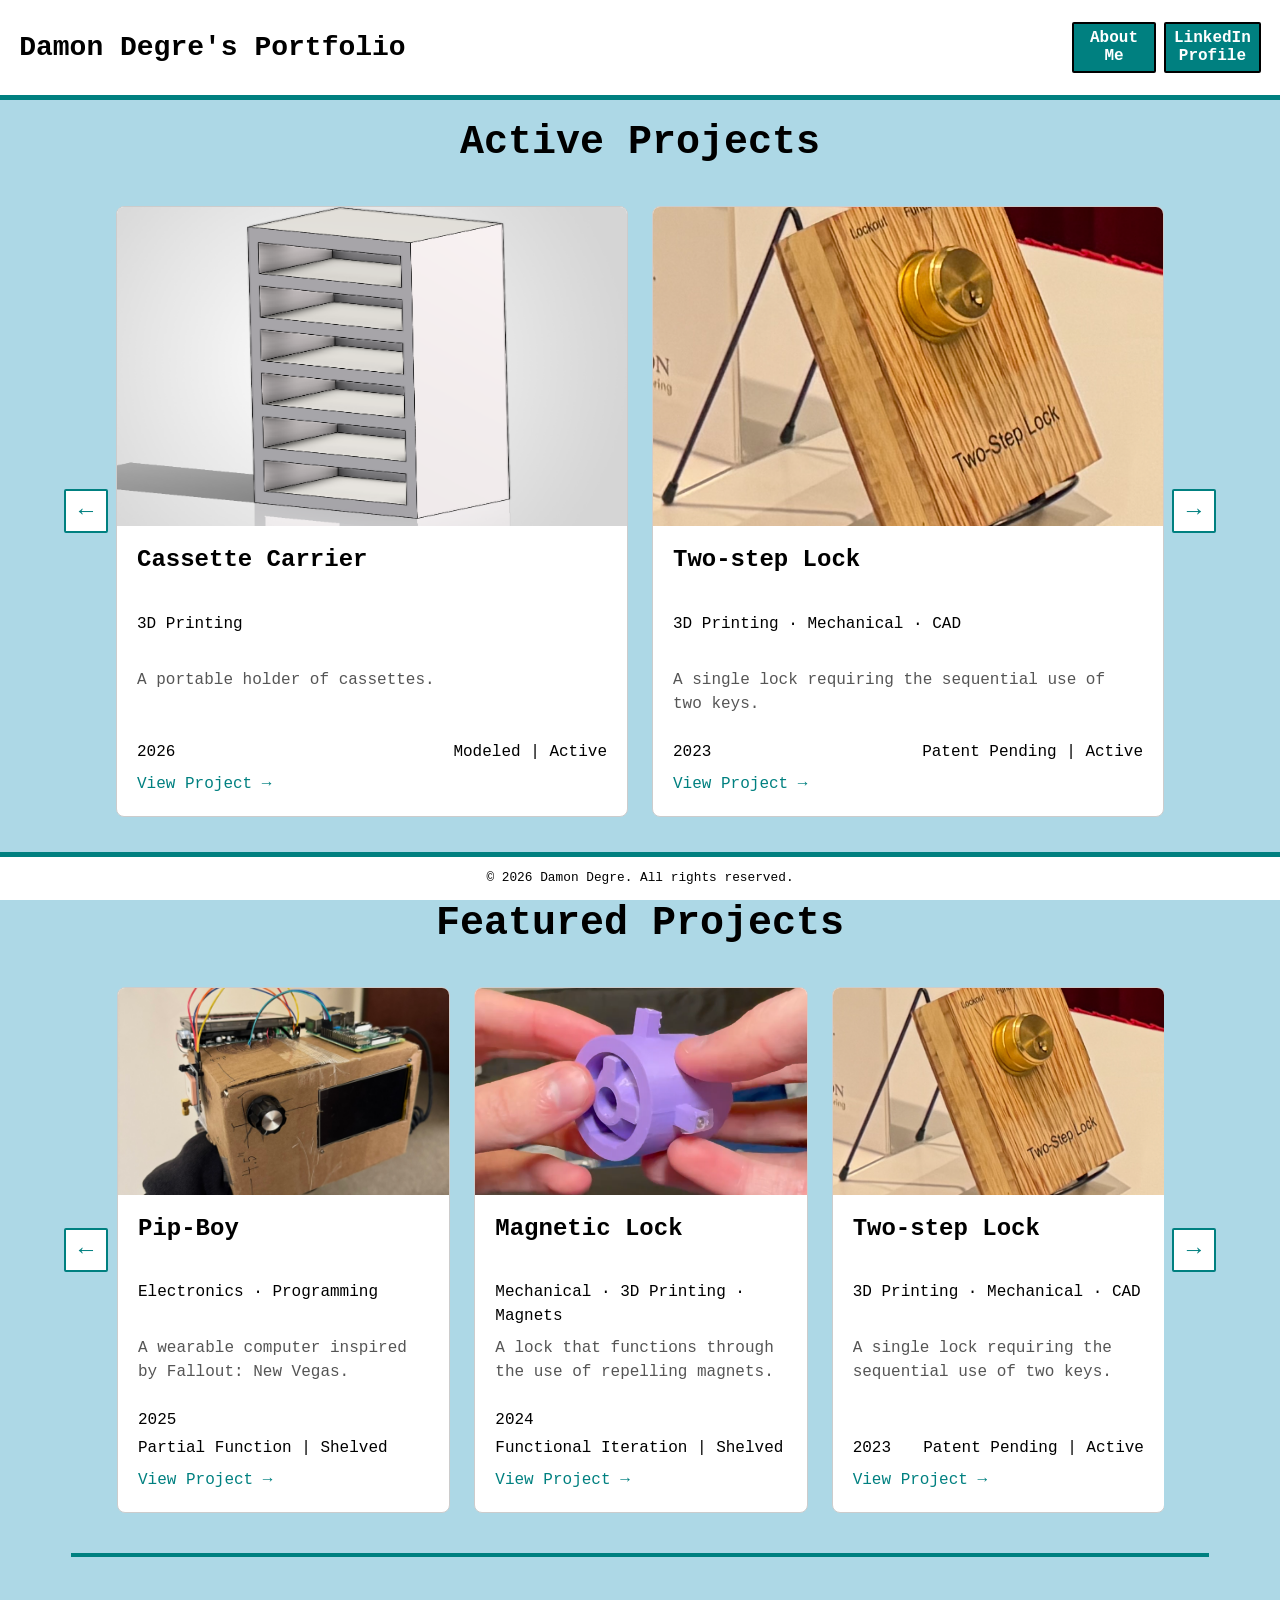
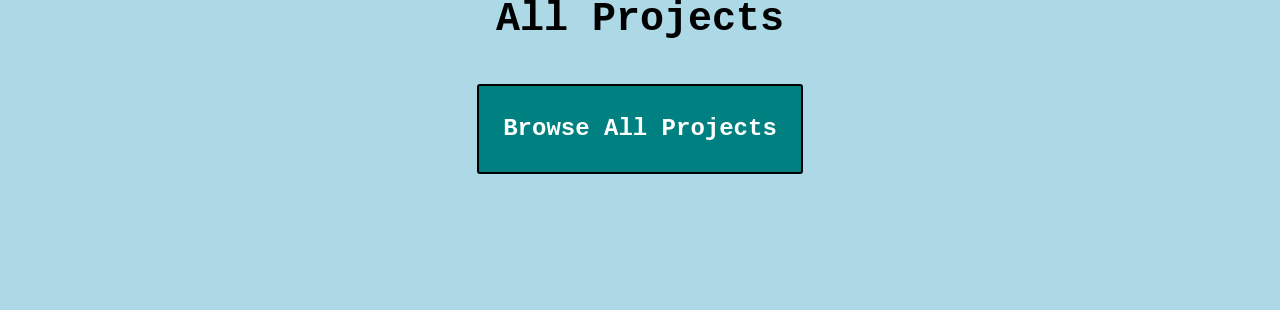
<file: index.html>
<!DOCTYPE html>
<html>
<head>
  <title>Damon Degre</title>
  <link rel="stylesheet" href="style.css">
  <meta name="viewport" content="width=device-width, initial-scale=1">
  <meta charset="UTF-8">
</head>
<body>

<div id="site-header"></div>

<hr/>

<br>
<br>

<h2>Active Projects</h2>

<div class="featured-carousel" id="active-project-carousel" data-status-term="Active" role="region" aria-label="Active projects">
    <button class="carousel-control" id="active-projects-previous" type="button" aria-label="Previous active project" title="Previous active project" disabled>&larr;</button>
    <div class="project-carousel-track" id="active-projects"></div>
    <button class="carousel-control" id="active-projects-next" type="button" aria-label="Next active project" title="Next active project" disabled>&rarr;</button>
</div>

<hr/>

<section>
    <h2>Featured Projects</h2>

  <div class="featured-carousel" role="region" aria-label="Featured projects">
    <button class="carousel-control" id="projects-previous" type="button" aria-label="Previous project" title="Previous project" disabled>&larr;</button>
    <div class="project-carousel-track" id="featured-projects"></div>
    <button class="carousel-control" id="projects-next" type="button" aria-label="Next project" title="Next project">&rarr;</button>
  </div>
</section>

<hr/>

<h2>All Projects</h2>

<a href="projects.html" class="button1">Browse All Projects</a>

<div id="site-footer"></div>

<script src="site-chrome.js"></script>
<script src="project-data.js"></script>
<script src="project-cards.js"></script>
<script src="main.js"></script>
</body>
</html>
</file>
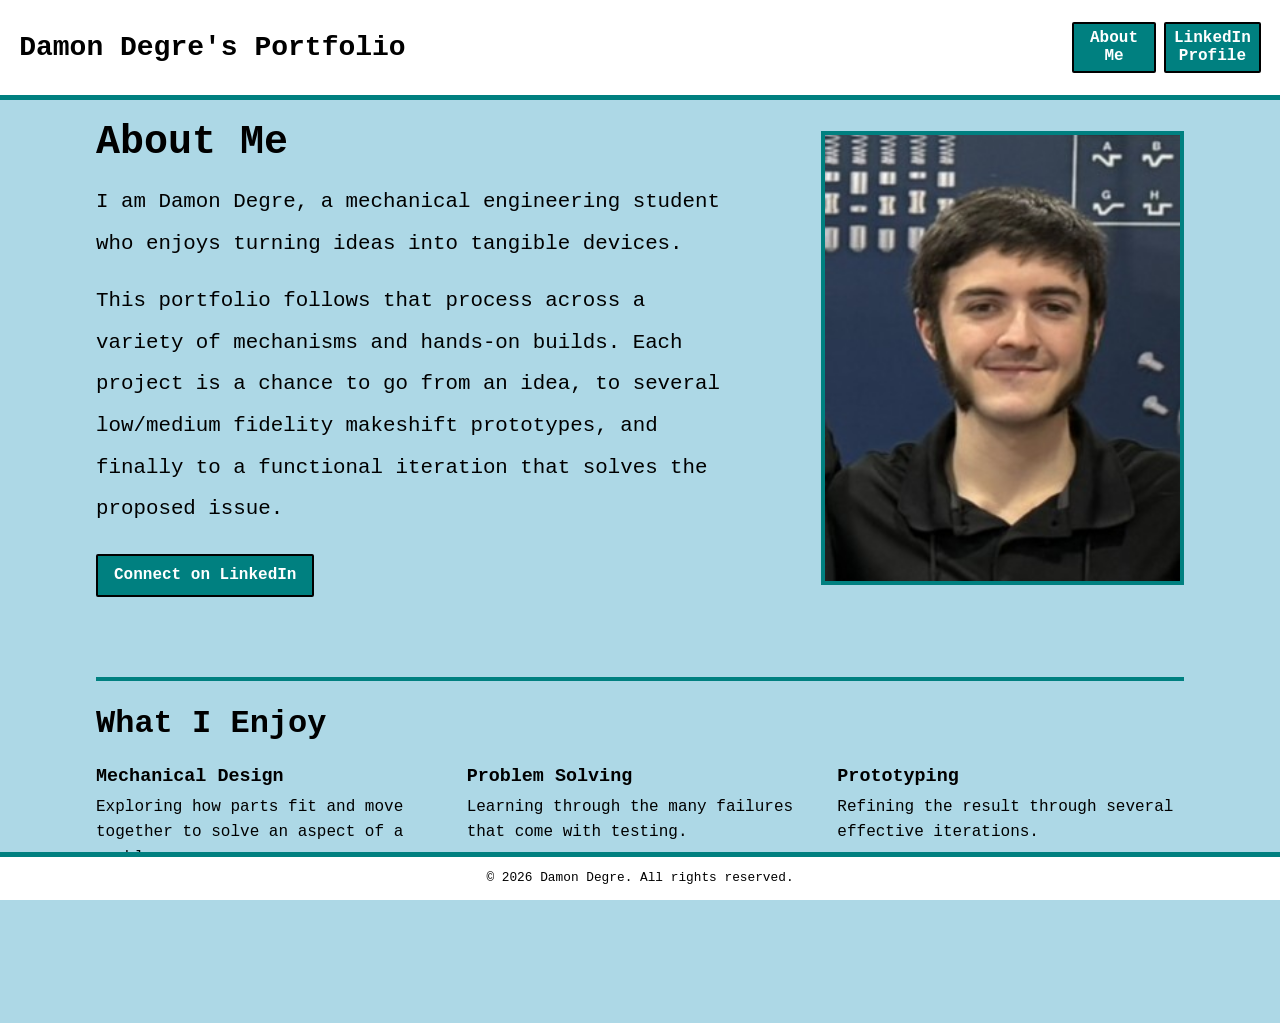
<file: about.html>
<!DOCTYPE html>
<html lang="en">
<head>
    <meta charset="UTF-8">
    <meta name="viewport" content="width=device-width, initial-scale=1">
    <title>About Me | Damon Degre</title>
    <link rel="stylesheet" href="style.css?v=about">
</head>
<body>

<div id="site-header"></div>

<main class="about-page">
    <section class="about-intro" aria-labelledby="about-title">
        <div>
            <h1 id="about-title">About Me</h1>
            <p>I am Damon Degre, a mechanical engineering student who enjoys turning ideas into tangible devices. 
                <br>
            </p>
            <p>This portfolio follows that process across a variety of mechanisms and hands-on builds. 
                Each project is a chance to go from an idea, to several low/medium fidelity makeshift prototypes, and finally to a functional iteration that solves the proposed issue.</p>
            <a class="about-link" href="https://www.linkedin.com/in/damon-degre-078812272/">Connect on LinkedIn</a>
        </div>
        <figure class="about-portrait">
            <img class="about-portrait-frame" src="images/me.JPEG" alt="Portrait of Damon Degre">
        </figure>
    </section>

    <section class="about-section" aria-labelledby="about-focus-title">
        <h2 id="about-focus-title">What I Enjoy</h2>
        <div class="about-focus-grid">
            <div>
                <h3>Mechanical Design</h3>
                <p>Exploring how parts fit and move together to solve an aspect of a problem.</p>
            </div>
            <div>
                <h3>Problem Solving</h3>
                <p>Learning through the many failures that come with testing.</p>
            </div>
            <div>
                <h3>Prototyping</h3>
                <p>Refining the result through several effective iterations.</p>
            </div>
        </div>
    </section>
</main>

<div id="site-footer"></div>

<script src="site-chrome.js"></script>
</body>
</html>
</file>
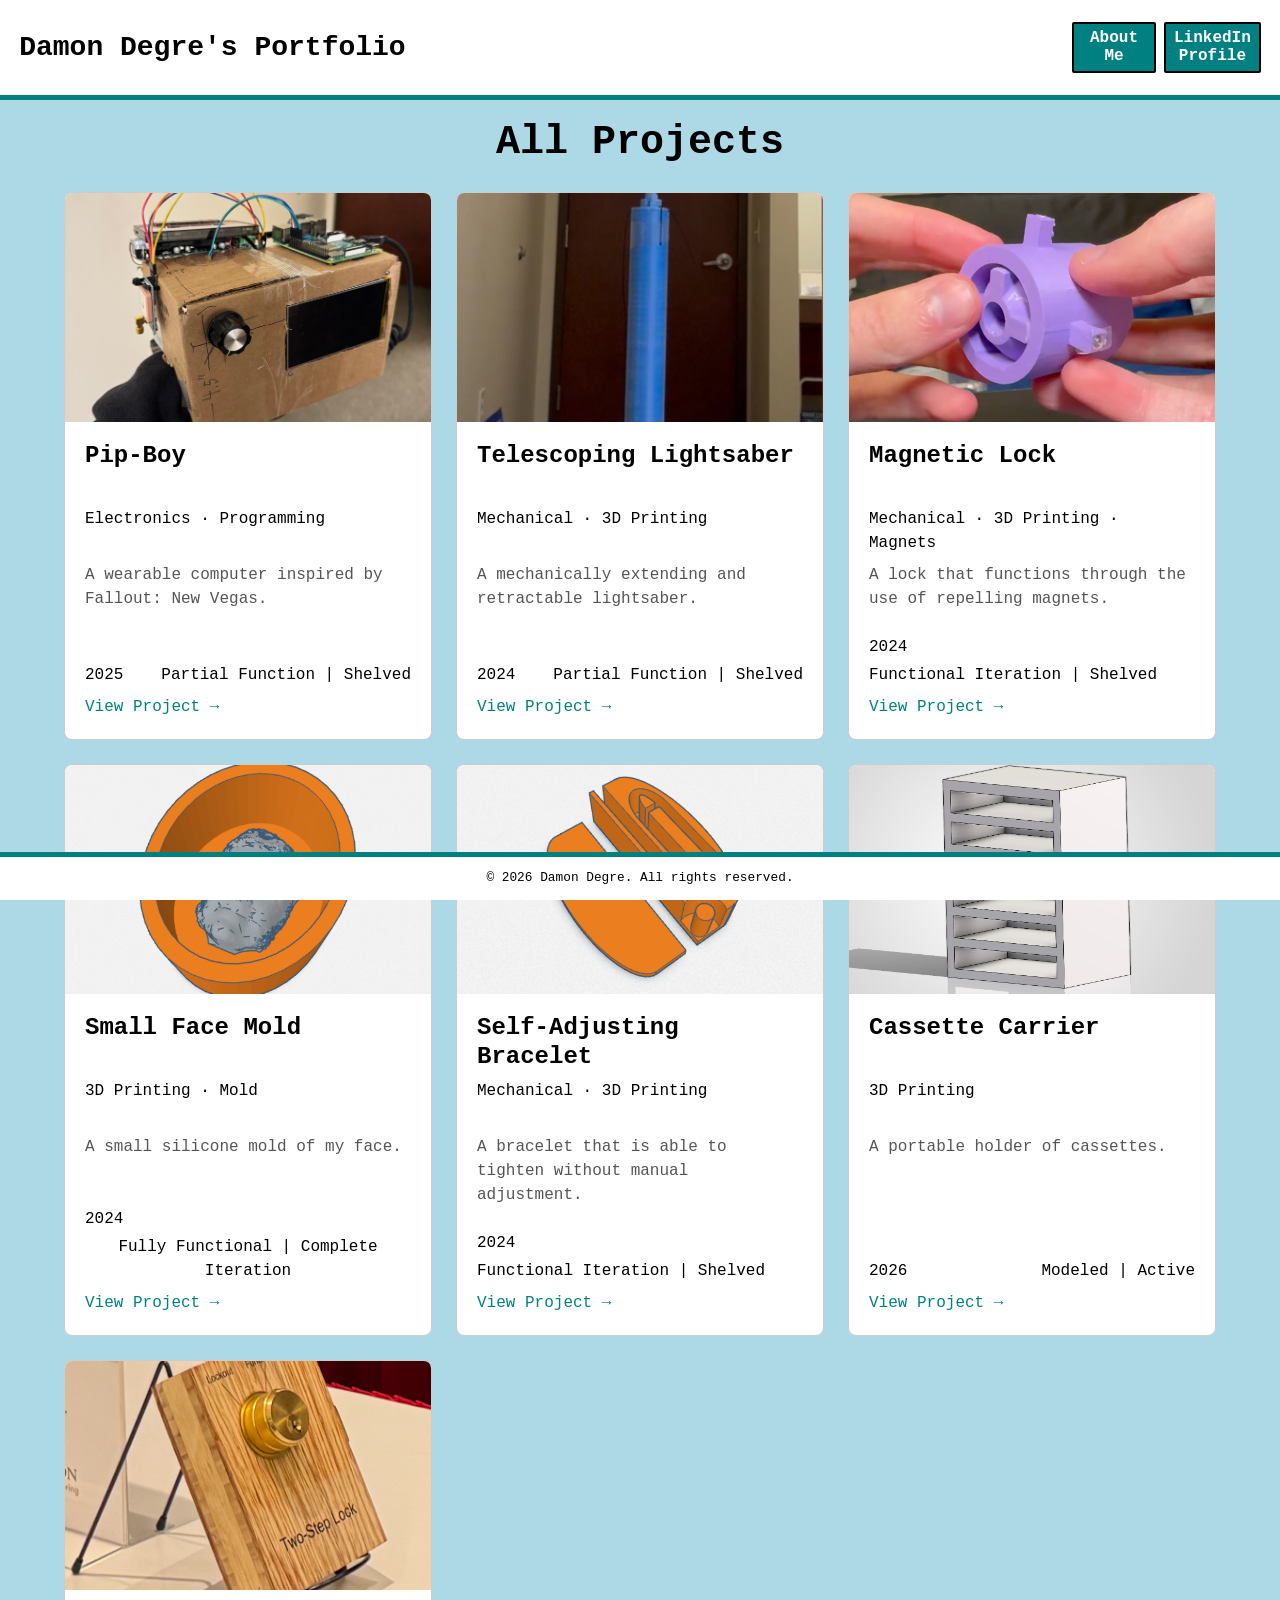
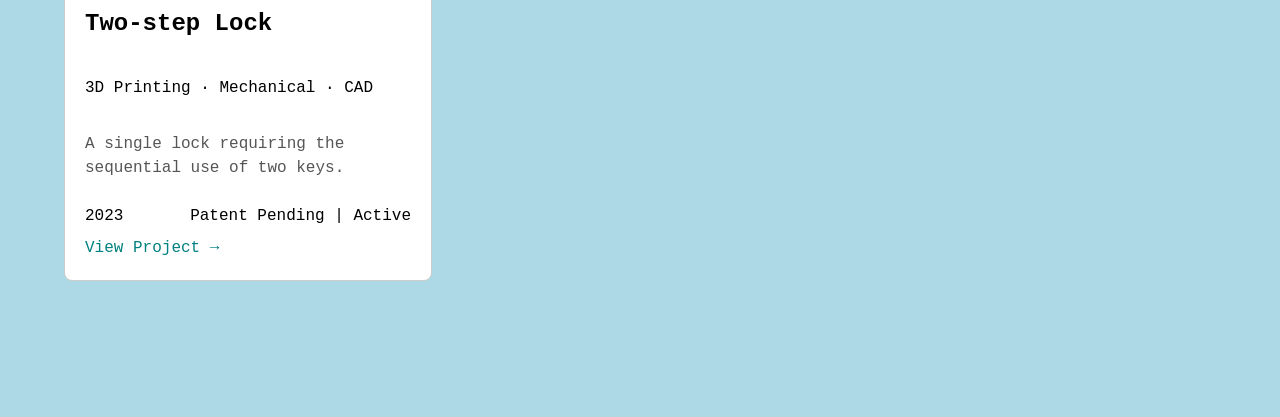
<file: projects.html>
<!DOCTYPE html>
<html lang="en">
<head>
    <meta charset="UTF-8">
    <meta name="viewport" content="width=device-width, initial-scale=1">
    <title>All Projects | Damon Degre</title>
    <link rel="stylesheet" href="style.css">
</head>
<body>

<div id="site-header"></div>

<main class="all-projects-page">
    <h1>All Projects</h1>
    <section id="all-projects-grid" class="all-projects-grid" aria-label="All projects"></section>
</main>

<div id="site-footer"></div>

<script src="site-chrome.js"></script>
<script src="project-data.js"></script>
<script src="project-cards.js"></script>
<script src="projects-page.js"></script>
</body>
</html>
</file>
<file: style.css>
.fixed-header {
    position: fixed;
    top: 0;
    left: 0;
    width: 100%;
    height: clamp(4.5rem, 10vw, 6.25rem);
    padding: 0.5rem clamp(0.35rem, 1.5vw, 1.5rem);
    box-sizing: border-box;
    display: flex;
    align-items: center;
    justify-content: space-between;
    background-color: white;
    color: black;
    z-index: 1000;
    flex-wrap: nowrap;
    gap: 0.5rem;
    font-size: clamp(0.75rem, 2.5vw, 2rem);
    line-height: 1.25;
    font-family: "Courier New", monospace;
    border-bottom: 5px solid teal;
    font-weight: bold;
}

.fixed-footer {
    position: fixed;
    bottom: 0;
    left: 0;
    width: 100%;
    height: clamp(1rem, 4vw, 3rem);
    min-height: clamp(0.5rem, 2vw, 2rem);
    padding: 0.65rem 1rem;
    box-sizing: border-box;
    display: flex;
    align-items: center;
    justify-content: center;
    background-color: white;
    color: black;
    z-index: 1000;
    flex-wrap: wrap;
    gap: 0.5rem 1rem;
    font-size: clamp(0.25rem, 1vw, 0.75rem);
    line-height: 1;
    font-family: "Courier New", monospace;
    border-top: 5px solid teal;
}

.fixed-footer p {
    margin: 0;
    line-height: 1;
    font-size: clamp(0.65rem, 1vw, 0.85rem);
}

.header-title {
    min-width: 0;
    flex: 0 1 auto;
    overflow-wrap: anywhere;
    font-size: clamp(0.75rem, 2.5vw, 1.75rem);
    font-weight: bold;
    color: black;
}

.header-links {
    display: flex;
    flex: 1 1 0;
    min-width: 0;
    align-items: center;
    justify-content: flex-start;
    flex-direction: row-reverse;
    flex-wrap: nowrap;
    gap: clamp(0.15rem, 0.8vw, 0.5rem);
    overflow-x: auto;
}

.button {
    flex: 0 0 clamp(3.75rem, 5vw, 5rem);
    background-color: teal;
    color: white;
    padding: clamp(0.1rem, 1vw, 0.4rem) clamp(0.15rem, 0.75vw, 0.5rem);
    font-size: clamp(0.6rem, 2vw, 1rem);
    line-height: 1.1;
    text-align: center;
    white-space: normal;
    overflow-wrap: normal;
    word-break: normal;
    border-radius: 2px;
    border: 2px solid black;
}

.button1 {
    background-color: teal;
    color: white;
    padding: clamp(0.3rem, 2vw, 0.7rem) clamp(0.5rem, 4vw, 1.5rem);
    min-width: clamp(10rem, 16vw, 14rem);
    min-height: clamp(3.5rem, 5vw, 4.5rem);
    display: flex;
    align-items: center;
    justify-content: center;
    font-size: clamp(1.1rem, 2.5vw, 1.5rem);
    font-weight: bold;
    border-radius: 3px;
    border: 2px solid black;
    width: fit-content;
    margin: 2rem auto;
}

body {
    background-color: lightblue;
    font-family: "Georgia", "Courier New", monospace;
    padding-bottom: 6rem;
}

h1 {
    font-size: clamp(1.75rem, 5vw, 2.5rem);
    margin-top: 0;
    text-align: center;
    padding-top: 7rem;
}

h2 {
    font-size: clamp(1.75rem, 5vw, 2.5rem);
    margin-top: 0;
    text-align: center;
    padding-bottom: 0.5rem;
}

p {
    font-size: clamp(1rem, 2.5vw, 1.3rem);
    line-height: 2;
}

a {
    text-decoration: none;
}

hr,
#project-page hr {
    width: 90%;
    margin: 2.5rem auto;
    height : 4px;
    background-color: teal;
    border: none;
}

.featured-carousel {
    --project-card-gap: clamp(1rem, 2vw, 1.5rem);
    width: min(calc(100% - 2rem), 72rem);
    margin-inline: auto;
    display: grid;
    grid-template-columns: 2.75rem minmax(0, 1fr) 2.75rem;
    align-items: center;
    gap: 0.5rem;
}

.project-carousel-track {
    min-width: 0;
    display: flex;
    gap: var(--project-card-gap);
    overflow-x: auto;
    overscroll-behavior-x: contain;
    scroll-snap-type: x mandatory;
    scrollbar-width: none;
}

.project-carousel-track::-webkit-scrollbar {
    display: none;
}

.project-carousel-track[data-card-count="1"] .project-card {
    flex-basis: 100%;
}

.project-carousel-track[data-card-count="2"] .project-card {
    flex-basis: calc((100% - var(--project-card-gap)) / 2);
}

.carousel-empty {
    flex: 0 0 100%;
    margin: 0;
    padding: 1rem;
    text-align: center;
}

.carousel-control {
    width: 2.75rem;
    aspect-ratio: 1;
    display: grid;
    place-items: center;
    padding: 0;
    border: 2px solid teal;
    border-radius: 2px;
    background: white;
    color: teal;
    font: inherit;
    font-size: 1.5rem;
    cursor: pointer;
}

.carousel-control:hover:not(:disabled) {
    background: teal;
    color: white;
}

.carousel-control:disabled {
    opacity: 0.4;
    cursor: not-allowed;
}

.project-card {
    flex: 0 0 calc((100% - var(--project-card-gap) - var(--project-card-gap)) / 3);
    min-width: 0;
    box-sizing: border-box;
    display: flex;
    flex-direction: column;
    border: 1px solid #ccc;
    border-radius: 8px;
    overflow: hidden;
    background: white;
    scroll-snap-align: start;
}

@media (max-width: 900px) {
    .project-card {
        flex-basis: calc((100% - var(--project-card-gap)) / 2);
    }
}

@media (max-width: 600px) {
    .project-card,
    .project-carousel-track[data-card-count="2"] .project-card {
        flex-basis: 100%;
    }
}

.all-projects-page {
    padding-bottom: 2rem;
}

.all-projects-grid {
    width: min(calc(100% - 2rem), 72rem);
    margin: 0 auto;
    display: grid;
    grid-template-columns: repeat(auto-fill, minmax(min(100%, 17rem), 1fr));
    align-items: stretch;
    gap: clamp(1rem, 2vw, 1.5rem);
}

.project-image {
    width: 100%;
    aspect-ratio: 16 / 10;
    object-fit: cover;
    display: block;
}

#project-image {
    display: block;
    width: min(90%, 48rem);
    aspect-ratio: 16 / 12;
    object-fit: cover;
    margin: 1rem auto;
    border-radius: 8px;
    border: 4px solid teal;
}

.project-detail-meta {
    display: flex;
    flex-direction: column;
    align-items: center;
    gap: 0.25rem;
    margin-bottom: 1rem;
    text-align: center;
}

.project-detail-meta p {
    margin: 0;
    font-size: clamp(1.15rem, 2vw, 1.5rem);
    line-height: 1.3;
}

.project-list-detail {
    margin-block: 1rem;
    font-size: clamp(1rem, 2.5vw, 1.3rem);
    line-height: 2;
}

.project-detail-list {
    margin: 0.35rem 0 0;
    padding-left: 1.5rem;
    line-height: inherit;
}

.project-detail-list li + li {
    margin-top: 0.2rem;
}

.project-info {
    display: flex;
    flex: 1;
    flex-direction: column;
    padding: clamp(0.875rem, 2.5vw, 1.25rem);
}

.project-info h3 {
    margin: 0 0 0.5rem;
    min-height: 2.4em;
    font-size: clamp(1.15rem, 2vw, 1.5rem);
    line-height: 1.2;
    overflow-wrap: anywhere;
    display: -webkit-box;
    -webkit-box-orient: vertical;
    line-clamp: 2;
    -webkit-line-clamp: 2;
    overflow: hidden;
}

.project-categories,
.project-description {
    font-size: clamp(0.875rem, 1.5vw, 1rem);
    line-height: 1.5;
    overflow-wrap: anywhere;
}

.project-categories {
    display: -webkit-box;
    min-height: 3em;
    margin: 0 0 0.5rem;
    -webkit-box-orient: vertical;
    line-clamp: 2;
    -webkit-line-clamp: 2;
    overflow: hidden;
}

.project-description {
    display: -webkit-box;
    min-height: 4.5em;
    margin: 0;
    -webkit-box-orient: vertical;
    line-clamp: 3;
    -webkit-line-clamp: 3;
    overflow: hidden;
}

.project-meta {
    font-size: clamp(0.875rem, 1.5vw, 1rem);
    min-height: 1.5em;
    margin-top: auto;
    text-align: center;
    line-height: 1.5;
    overflow-wrap: anywhere;
    display: flex;
    align-items: center;
    flex-wrap: wrap;
    justify-content: space-between;
    gap: 0.25rem 0.75rem;
}

.project-description {
    color: #555;
}

.project-link {
    display: inline-block;
    min-height: 1.5em;
    margin-top: 0.5rem;
    font-size: clamp(0.875rem, 1.5vw, 1rem);
    line-height: 1.5;
    color: teal;
}

.project-link:visited {
    color: teal;
}

#project-log {
    margin-block: 1em;
    font-size: clamp(1rem, 2.5vw, 1.3rem);
    line-height: 2;
    white-space: pre-wrap;
}

.project-log-media {
    margin: 1rem 0;
}

.project-log-media img,
.project-log-media video {
    display: block;
    width: min(100%, 48rem);
    max-height: 65vh;
    height: auto;
    object-fit: contain;
    margin-inline: auto;
}

.project-log-media iframe {
    display: block;
    width: min(100%, 48rem);
    aspect-ratio: 16 / 9;
    border: 0;
    margin-inline: auto;
}

.project-year {
    font-size: clamp(0.8rem, 1.3vw, 0.9rem);
    color: #888;
}

.about-page {
    width: min(calc(100% - 2rem), 68rem);
    margin: 0 auto;
    padding: 7rem 0 2rem;
}

.about-intro {
    display: grid;
    grid-template-columns: minmax(0, 1.4fr) minmax(13rem, 0.8fr);
    align-items: center;
    gap: clamp(2rem, 7vw, 6rem);
}

.about-page h1 {
    padding-top: 0;
    margin: 0 0 1rem;
    text-align: left;
}

.about-page h2 {
    margin: 0 0 1rem;
    text-align: left;
    font-size: clamp(1.4rem, 3vw, 2rem);
}

.about-page p {
    margin: 0 0 1rem;
}

.about-kicker {
    margin-bottom: 0.5rem !important;
    color: #006b68;
    font-family: "Courier New", monospace;
    font-size: 0.95rem !important;
    font-weight: bold;
    line-height: 1.4 !important;
    text-transform: uppercase;
}

.about-lede {
    font-size: clamp(1.2rem, 2.5vw, 1.65rem) !important;
    line-height: 1.55 !important;
}

.about-portrait {
    margin: 0;
}

.about-portrait-frame {
    display: block;
    width: 100%;
    aspect-ratio: 4 / 5;
    border: 4px solid teal;
    box-sizing: border-box;
    background-color: #d7e8e7;
    object-fit: cover;
}

.about-portrait figcaption {
    margin-top: 0.5rem;
    font-family: "Courier New", monospace;
    font-size: 0.9rem;
    font-weight: bold;
}

.about-link {
    display: inline-block;
    margin-top: 0.5rem;
    padding: 0.65rem 1rem;
    border: 2px solid black;
    border-radius: 2px;
    background-color: teal;
    color: white;
    font-weight: bold;
}

.about-section {
    margin-top: clamp(3rem, 7vw, 5rem);
    padding-top: 1.5rem;
    border-top: 4px solid teal;
}

.about-focus-grid {
    display: grid;
    grid-template-columns: repeat(3, minmax(0, 1fr));
    gap: 1.5rem;
}

.about-focus-grid h3 {
    margin: 0 0 0.5rem;
    font-size: 1.15rem;
}

.about-focus-grid p {
    font-size: 1rem;
    line-height: 1.6;
}

@media (max-width: 650px) {
    .about-intro {
        grid-template-columns: minmax(0, 1fr);
        gap: 1.5rem;
    }

    .about-portrait {
        width: min(100%, 22rem);
        margin-inline: auto;
    }

    .about-focus-grid {
        grid-template-columns: minmax(0, 1fr);
        gap: 0.5rem;
    }
}
</file>
